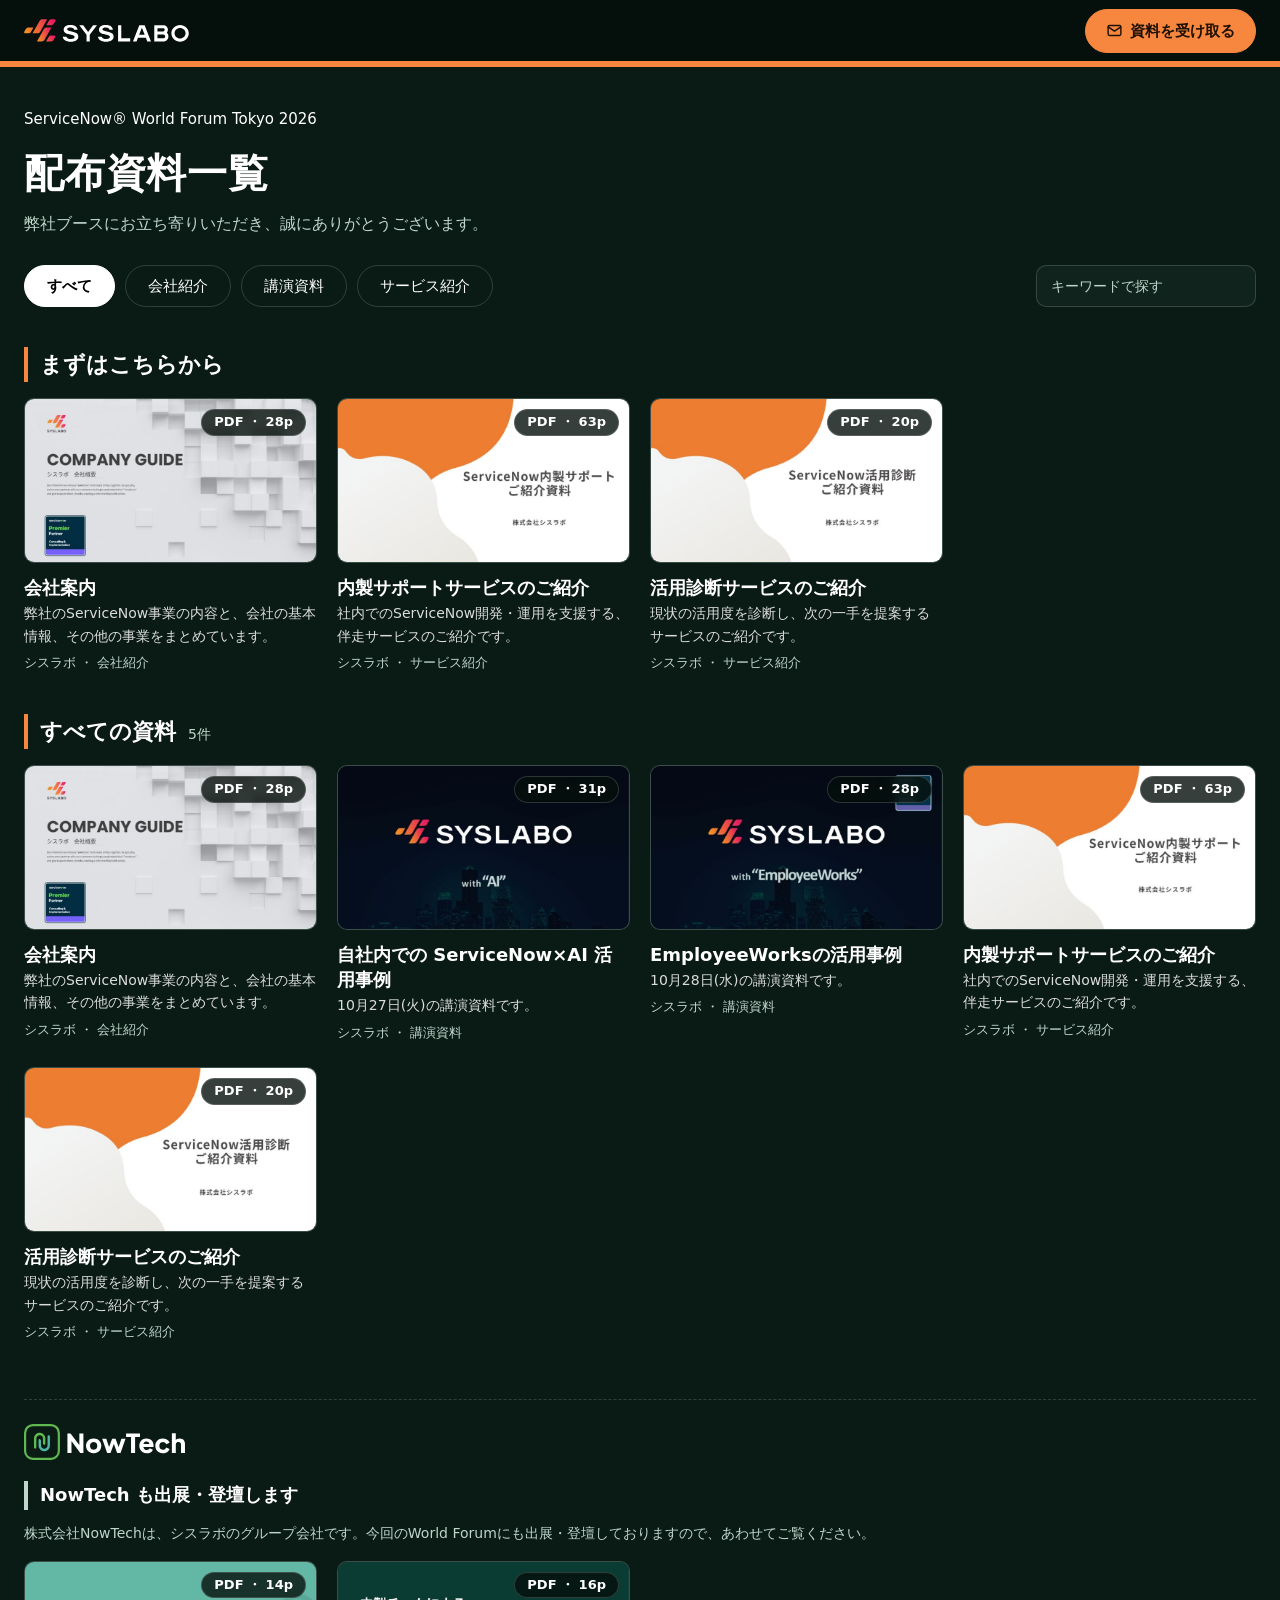
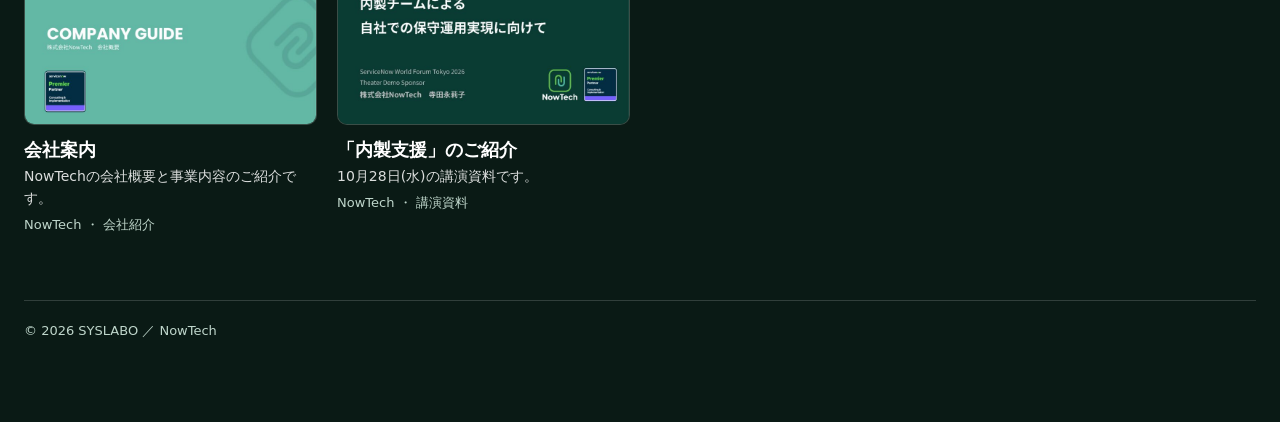
<file: index.html>
<!doctype html>
<html lang="ja">
<head>
<meta charset="utf-8">
<meta name="viewport" content="width=device-width, initial-scale=1">
<meta name="robots" content="noindex, nofollow, noarchive">
<title>シスラボ 配布資料</title>
<link rel="icon" href="favicon.ico">
<link rel="stylesheet" href="css/style.css">
</head>
<body>
<div class="ribbon">
  <div class="ribbon-inner">
    <a class="logos" href="https://www.syslabo.com/" target="_blank" rel="noopener"><img class="logo" src="SyslaboLogo.svg" alt="SYSLABO"></a>
    <button class="dl-all mail-btn" type="button"></button>
  </div>
</div>

<div class="wrap">
  <header>
    <span class="event" id="eventName"></span>
    <h1>配布資料一覧</h1>
    <p class="lead">弊社ブースにお立ち寄りいただき、誠にありがとうございます。</p>
  </header>

  <div class="toolbar">
    <div class="chips" id="chips" role="group" aria-label="カテゴリ"></div>
    <input class="search" id="q" type="search" placeholder="キーワードで探す" aria-label="キーワード検索">
  </div>

  <section id="pickup-sec">
    <div class="sec-head"><h2>まずはこちらから</h2></div>
    <div class="grid" id="pickup"></div>
  </section>

  <section>
    <div class="sec-head"><h2 id="list-title">すべての資料</h2><span class="count" id="count"></span></div>
    <div class="grid" id="list"></div>
    <p class="empty" id="empty" hidden>該当する資料がありません。</p>
  </section>

  <section id="partner-sec" class="partner">
    <a class="partner-logo" href="https://now-tech.jp/" target="_blank" rel="noopener"><img src="NowTechLogo.svg" alt="NowTech"></a>
    <div class="sec-head"><h2 id="partnerTitle"></h2></div>
    <p class="partner-lead" id="partnerLead"></p>
    <div class="grid" id="partner"></div>
  </section>

  <footer id="footNote"></footer>
</div>

<!-- 「メールで自分に送る」のフォーム。送信すると Power Automate が資料のZIPを添付したメールを送る -->
<dialog class="modal" id="mailModal" aria-labelledby="mailModalTitle">
  <div class="modal-head">
    <h2 id="mailModalTitle">全ての資料をメールで受け取る</h2>
    <button class="modal-close" id="mailClose" type="button" aria-label="閉じる">×</button>
  </div>
  <form class="mail-form" id="mailForm" novalidate>
    <p class="mail-lead">ご入力いただいたメールアドレスに、全ての資料をまとめたZIPファイルをお送りします。</p>
    <div class="field">
      <label for="fName"><span class="tag tag-req">必須</span>お名前</label>
      <input id="fName" name="name" type="text" autocomplete="name" placeholder="（例）山田 太郎">
    </div>
    <div class="field">
      <label for="fCompany"><span class="tag">任意</span>会社名</label>
      <input id="fCompany" name="company" type="text" autocomplete="organization" placeholder="（例）株式会社サンプル">
    </div>
    <div class="field">
      <label for="fEmail"><span class="tag tag-req">必須</span>メールアドレス</label>
      <input id="fEmail" name="email" type="email" autocomplete="email" inputmode="email" placeholder="（例）info@sample.co.jp">
    </div>
    <div class="field">
      <label for="fEmail2"><span class="tag tag-req">必須</span>メールアドレス（確認）</label>
      <input id="fEmail2" name="email2" type="email" autocomplete="off" inputmode="email" placeholder="もう一度入力してください">
    </div>
    <!-- ボット対策。人には見えない欄で、ここに何か入っていたら送らない -->
    <div class="hp" aria-hidden="true">
      <label>この欄は空のままにしてください<input name="website" type="text" tabindex="-1" autocomplete="off"></label>
    </div>
    <label class="agree">
      <input name="agree" type="checkbox">
      <span><a href="https://www.syslabo.com/privacy-policy/" target="_blank" rel="noopener">プライバシーポリシー</a>に同意する</span>
    </label>
    <p class="mail-error" id="mailError" role="alert" hidden></p>
    <button class="mail-submit" id="mailSubmit" type="submit">送信する</button>
  </form>
  <div class="mail-done" id="mailDone" hidden>
    <p class="mail-done-title">送信しました</p>
    <p>ご入力いただいたメールアドレスに、資料を添付したメールをお送りしました。数分たっても届かない場合は、迷惑メールフォルダもご確認ください。</p>
  </div>
</dialog>

<script src="js/data.js"></script>
<script src="js/common.js"></script>
<script src="js/main.js"></script>
</body>
</html>
</file>
<file: css/style.css>
/* ===== 色・サイズの設定（別パターンはここを変える） ===== */
:root {
  --bg: #0A1A15;       /* ほぼ黒の緑 */
  --bg-deep: #050F0C;  /* リボン用の一段濃い色 */
  --surface: #10241D;
  --surface-2: #142C24;
  --line: rgba(255, 255, 255, 0.16);
  --text: #FFFFFF;
  --muted: #BFD6CB;
  --accent: #f7873f;
  --accent-ink: #1f1006;
  --orange: #f7873f;
  --link: #9CCBFF;     /* 暗い背景でも読みやすい、淡く明るい青 */
}
* { box-sizing: border-box; }
body {
  margin: 0; color: var(--text); line-height: 1.6;
  padding-top: 67px;   /* 固定リボンの高さ分 */
  background: var(--bg);
  font-family: system-ui, "Hiragino Sans", sans-serif;   /* 端末の標準フォント（iPhone・Mac ではヒラギノ） */
}
.wrap { max-width: 1280px; margin: 0 auto; padding: 40px 24px 80px; }

/* ===== 固定リボン（常にロゴを表示。下の辺にオレンジの線） ===== */
.ribbon {
  position: fixed; top: 0; left: 0; right: 0; z-index: 10;
  height: 67px; background: var(--bg-deep); border-bottom: 6px solid var(--orange);
}
.ribbon-inner {
  max-width: 1280px; height: 100%; margin: 0 auto; padding: 0 24px;
  display: flex; align-items: center; justify-content: space-between; gap: 12px;
}
.logos { display: block; }
.logo { display: block; height: 23px; width: auto; }
.dl-all {
  font: inherit; font-size: 15px; font-weight: 700; color: var(--accent-ink); cursor: pointer;
  flex: none; display: inline-flex; align-items: center; gap: 7px; white-space: nowrap;
  background: var(--accent); border: 1px solid var(--accent); border-radius: 999px; padding: 9px 20px;
  transition: opacity .15s;
}
.dl-all svg { width: 17px; height: 17px; }
.dl-all:hover { opacity: .85; }

header h1 { margin: 0; font-size: clamp(28px, 4vw, 40px); letter-spacing: .02em; }
.lead { margin: 6px 0 0; color: var(--muted); }
.event { display: block; margin-bottom: 10px; font-size: 15px; color: var(--text); }

/* ===== 保存ボタンの枠（download.html） ===== */
.send { margin-top: 20px; padding: 16px 18px; border-radius: 12px; background: rgba(0, 0, 0, .18); }
.send-note { margin: 8px 0 0; font-size: 12px; color: var(--muted); }

.toolbar { display: flex; flex-wrap: wrap; gap: 12px; align-items: center; margin: 28px 0 8px; }
.chips { display: flex; flex-wrap: wrap; gap: 10px; flex: 1; }
.chip {
  font: inherit; font-size: 15px; color: var(--text); cursor: pointer;
  background: transparent; border: 1px solid var(--line); border-radius: 999px;
  padding: 8px 22px; transition: background .15s, border-color .15s;
}
.chip:hover { border-color: var(--text); }
.chip[aria-pressed="true"] { background: var(--text); border-color: var(--text); color: #000; font-weight: 700; }
.search {
  font: inherit; font-size: 14px; color: var(--text); width: 220px;
  background: var(--surface); border: 1px solid var(--line); border-radius: 10px; padding: 9px 14px;
}
.search::placeholder { color: var(--muted); }
:focus-visible { outline: 2px solid var(--accent); outline-offset: 2px; }

section { margin-top: 40px; }
.sec-head { display: flex; align-items: baseline; gap: 12px; margin-bottom: 16px; }
.sec-head h2 { margin: 0; font-size: 22px; padding-left: 12px; border-left: 4px solid var(--orange); }
.count { color: var(--muted); font-size: 14px; }

.grid { display: grid; grid-template-columns: repeat(auto-fill, minmax(270px, 1fr)); gap: 24px 20px; }

.card-thumb, .card-link { display: block; color: inherit; text-decoration: none; }
.card-body { display: flex; align-items: flex-start; gap: 4px; margin-top: 12px; }
.card-link { flex: 1; min-width: 0; }
.thumb {
  position: relative; aspect-ratio: 16 / 9; border-radius: 10px; overflow: hidden;
  border: 1px solid var(--line); background: var(--surface-2);
  transition: transform .2s, border-color .2s, box-shadow .2s;
}
.thumb img { width: 100%; height: 100%; object-fit: cover; display: block; }
.card:has(a:hover) .thumb, .card:has(.card-link:focus-visible) .thumb {
  transform: translateY(-3px); border-color: var(--accent); box-shadow: 0 10px 28px rgba(0,0,0,.45);
}
.badge {
  position: absolute; top: 10px; right: 10px;
  padding: 2px 12px; border-radius: 999px; font-size: 13px; font-weight: 700;
  background: rgba(5,15,12,.8); border: 1px solid var(--line); backdrop-filter: blur(4px);
}
.card h3 { margin: 0 0 2px; font-size: 18px; line-height: 1.4; }
.desc { margin: 0 0 6px; font-size: 14px; opacity: .85;
  display: -webkit-box; -webkit-line-clamp: 2; -webkit-box-orient: vertical; overflow: hidden; }
.meta { margin: 0; font-size: 13px; color: var(--muted); }

.partner { margin-top: 56px; padding-top: 8px; border-top: 1px dashed var(--line); }
.partner .sec-head h2 { font-size: 18px; border-left-color: var(--muted); }
.partner-logo { display: inline-block; margin: 16px 0 14px; }
.partner-logo img { display: block; height: 36px; width: auto; }
.partner-lead { margin: -4px 0 16px; color: var(--muted); font-size: 14px; }
[hidden] { display: none !important; }
.empty { color: var(--muted); padding: 40px 0; text-align: center; }
footer { margin-top: 64px; padding-top: 20px; border-top: 1px solid var(--line); color: var(--muted); font-size: 13px; }

/* ===== ダウンロード用ページ（download.html） ===== */
.dl-box { margin-top: 28px; }
.dl-main {
  font: inherit; font-size: 16px; font-weight: 700; color: var(--accent-ink); cursor: pointer;
  display: inline-flex; align-items: center; gap: 8px; white-space: nowrap;
  background: var(--accent); border: 1px solid var(--accent); border-radius: 999px; padding: 12px 28px;
  transition: opacity .15s;
}
.dl-main:hover { opacity: .85; }
.dl-main svg { width: 18px; height: 18px; }
.dl-main.is-busy { opacity: .5; pointer-events: none; }
.dl-status { margin: 0 0 14px; font-size: 14px; }
.dl-back { margin: 20px 0 0; font-size: 14px; }
.dl-back a { color: var(--muted); }

/* ===== 「メールで自分に送る」のポップアップ ===== */
.modal {
  width: min(640px, calc(100% - 32px)); max-width: none; max-height: calc(100dvh - 32px);
  padding: 0; border: 1px solid var(--line); border-radius: 12px; overflow: hidden;
  background: var(--surface); color: var(--text);
}
.modal::backdrop { background: rgba(0, 0, 0, .65); }
.modal[open] { display: flex; flex-direction: column; }
.modal-head { display: flex; align-items: center; justify-content: space-between; gap: 12px; padding: 10px 10px 10px 18px; }
.modal-head h2 { margin: 0; font-size: 18px; }
.modal-close {
  flex: none; width: 40px; height: 40px; border: 0; border-radius: 999px; cursor: pointer;
  background: transparent; color: var(--text); font-size: 26px; line-height: 1;
}
.modal-close:hover { background: var(--surface-2); }

/* フォーム（スマホで画面に収まらないときは、フォームの中だけスクロールする） */
.mail-form, .mail-done { min-height: 0; padding: 4px 18px 20px; overflow-y: auto; }
.mail-lead { margin: 0 0 16px; font-size: 14px; color: var(--muted); }
.field { margin-bottom: 14px; }
.field label { display: flex; align-items: center; gap: 8px; margin-bottom: 6px; font-size: 14px; font-weight: 700; }
.tag {
  flex: none; padding: 0 8px; border-radius: 4px; font-size: 11px; font-weight: 700; line-height: 1.7;
  border: 1px solid var(--line); color: var(--muted);
}
.tag-req { background: var(--accent); border-color: var(--accent); color: var(--accent-ink); }
/* iPhone で入力時に画面が拡大されないよう、文字は 16px にする */
.field input {
  box-sizing: border-box; width: 100%; padding: 10px 12px;
  font: inherit; font-size: 16px; color: var(--text);
  background: var(--bg); border: 1px solid var(--line); border-radius: 8px;
}
.field input::placeholder { color: var(--muted); opacity: .6; }
.field input:focus { outline: none; border-color: var(--accent); }
.field input[aria-invalid="true"] { border-color: #ff7a7a; }
.hp { position: absolute; left: -9999px; width: 1px; height: 1px; overflow: hidden; }
.agree { display: flex; align-items: center; gap: 10px; margin: 4px 0 28px; font-size: 14px; cursor: pointer; }
.agree input { flex: none; width: 20px; height: 20px; margin: 0; accent-color: var(--accent); cursor: pointer; }
.agree input[aria-invalid="true"] { outline: 2px solid #ff7a7a; outline-offset: 2px; }
.agree a, .agree a:visited { color: var(--link); text-underline-offset: 3px; }
.agree a:hover { text-decoration-thickness: 2px; }
.mail-error { margin: 0 0 14px; padding: 8px 12px; border-radius: 8px; font-size: 14px; background: rgba(255, 122, 122, .15); color: #ffb3b3; }
.mail-submit {
  display: block; width: 100%; padding: 12px;
  font: inherit; font-size: 16px; font-weight: 700; color: var(--accent-ink); cursor: pointer;
  background: var(--accent); border: 0; border-radius: 999px; transition: opacity .15s;
}
.mail-submit:hover { opacity: .85; }
.mail-submit.is-busy { opacity: .5; pointer-events: none; }
.mail-done p { margin: 0 0 8px; font-size: 14px; }
.mail-done .mail-done-title { font-size: 18px; font-weight: 700; }

/* ===== お知らせ（画面下に少しだけ出るメッセージ） ===== */
.toast {
  position: fixed; left: 50%; bottom: calc(env(safe-area-inset-bottom, 0px) + 20px); z-index: 20;
  transform: translate(-50%, 20px); opacity: 0; pointer-events: none;
  background: var(--text); color: #000; font-size: 14px; font-weight: 500;
  padding: 12px 18px; border-radius: 8px; width: max-content; max-width: calc(100% - 40px);
  transition: opacity .25s, transform .25s;
}
.toast.show { opacity: 1; transform: translate(-50%, 0); }

@media (max-width: 600px) {
  .wrap { padding: 28px 16px 60px; }
  .ribbon-inner { padding: 0 24px 0 16px; }   /* 右のボタンが画面の端で切れないよう、右側を広めに空ける */
  .dl-all { font-size: 14px; padding: 8px 14px; gap: 6px; }
  .dl-all svg { width: 16px; height: 16px; }
  .chips { display: grid; grid-template-columns: repeat(2, max-content); }  /* 2つずつ並べる */
  .search { width: 100%; font-size: 16px; }   /* iPhone で入力時に画面が拡大されないよう 16px */
  .grid { grid-template-columns: 1fr; }
}

/* 幅 360px 未満のとても小さい画面では、ロゴとボタンを少し縮めて1行に収める */
@media (max-width: 359px) {
  .ribbon-inner { padding: 0 16px; }
  .logo { height: 19px; }
  .dl-all { font-size: 13px; padding: 7px 11px; gap: 5px; }
  .dl-all svg { width: 15px; height: 15px; }
}
</file>
